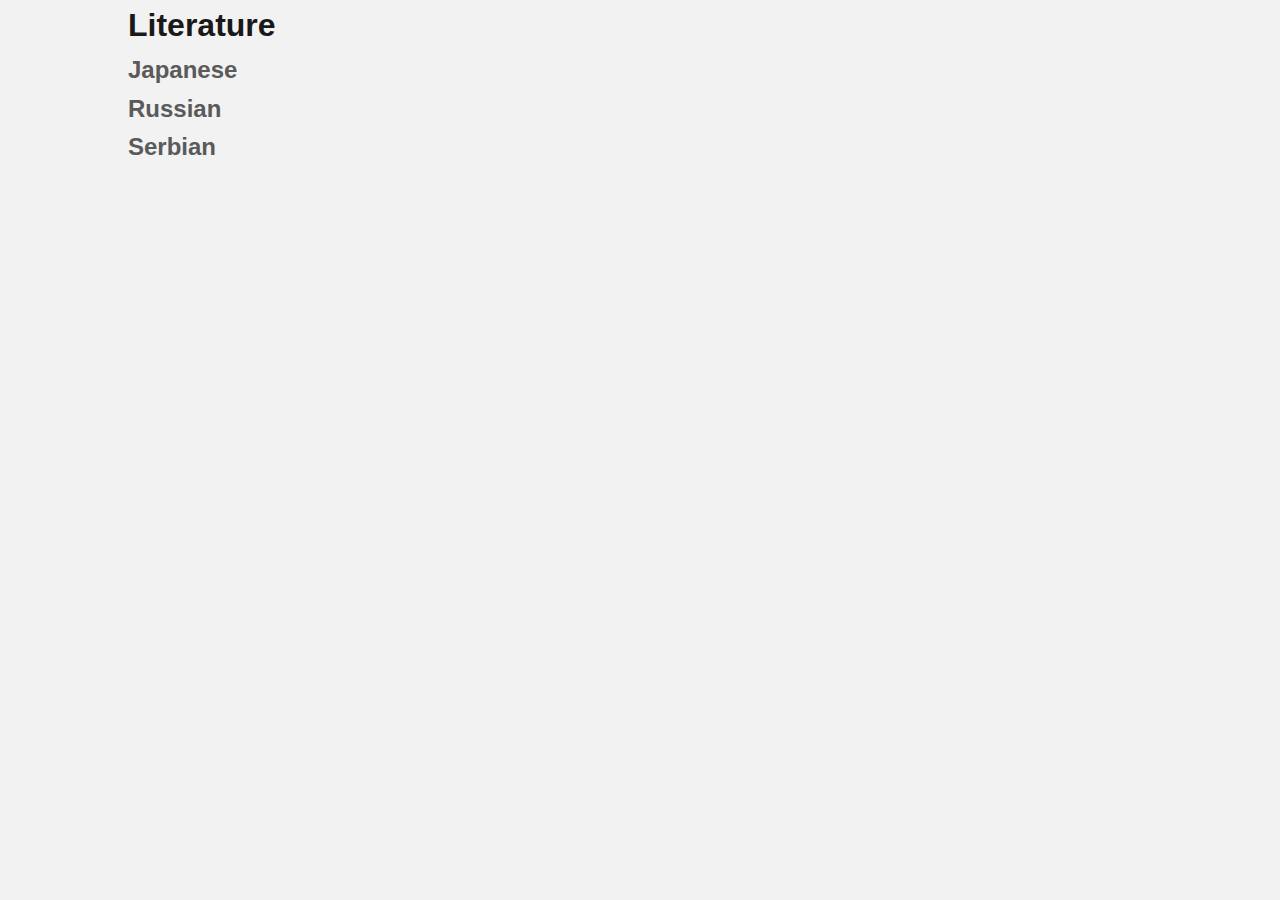
<file: Literature/index.html>
<html lang="en">
  
     <head>
<meta charset="UTF-8">
<meta name="viewport" content="width=device-width, initial-scale=1"> 
<title>Literature</title>
<link rel="stylesheet" href="styleindex.css">
<link rel="shortcut icon" href="https://s26162.pcdn.co/wp-content/uploads/2015/04/favicon.ico">
</head>
  
  <body>
    
   <div class="container"> 
<span id="titlespan">  <h1 id="title">Literature</h1> </span>  

  <ul class="navigation">


<li  id="visible"> <h2> Japanese</h2>  
    <ul class="sub-menu" id="hidden">
        <li id="menu-item-1"><a href="Japanese/modern-literature.html"> Modern Literature </a></li>
        <li id="menu-item-3"><a href="Japanese/taisho-period.html.html"> Taisho period </a></li>
        <li id="menu-item-2"><a href="Japanese/heian-period.html"> Heian-period </a></li>
    </ul>
</li>

<li  id="visible"> <h2> Russian</h2>   

    <ul class="sub-menu" id="hidden">
        <li id="menu-item-1"><a href="Russian/modern-literature.html"> Modern </a></li>
        <li id="menu-item-3"><a href="Russian/later-soviet-era.html"> Later Soviet era </a></li>
        <li id="menu-item-2"><a href="Russian/silver-age.html"> Silver age </a></li>
    </ul>

</li>

<li id="visible"> 
    <h2> Serbian</h2>  
    <ul class="sub-menu" id="hidden">
        <li id="menu-item-1"><a href="Serbian/contemporary.html"> Contemporary </a></li>
        <li id="menu-item-3"><a href="Serbian/modern-literature.html"> Modern Literature </a></li>
        <li id="menu-item-2"><a href="Serbian/romanticism.html"> Romanticism </a></li>
    </ul>
</li>


</div>

    </body>
</file>
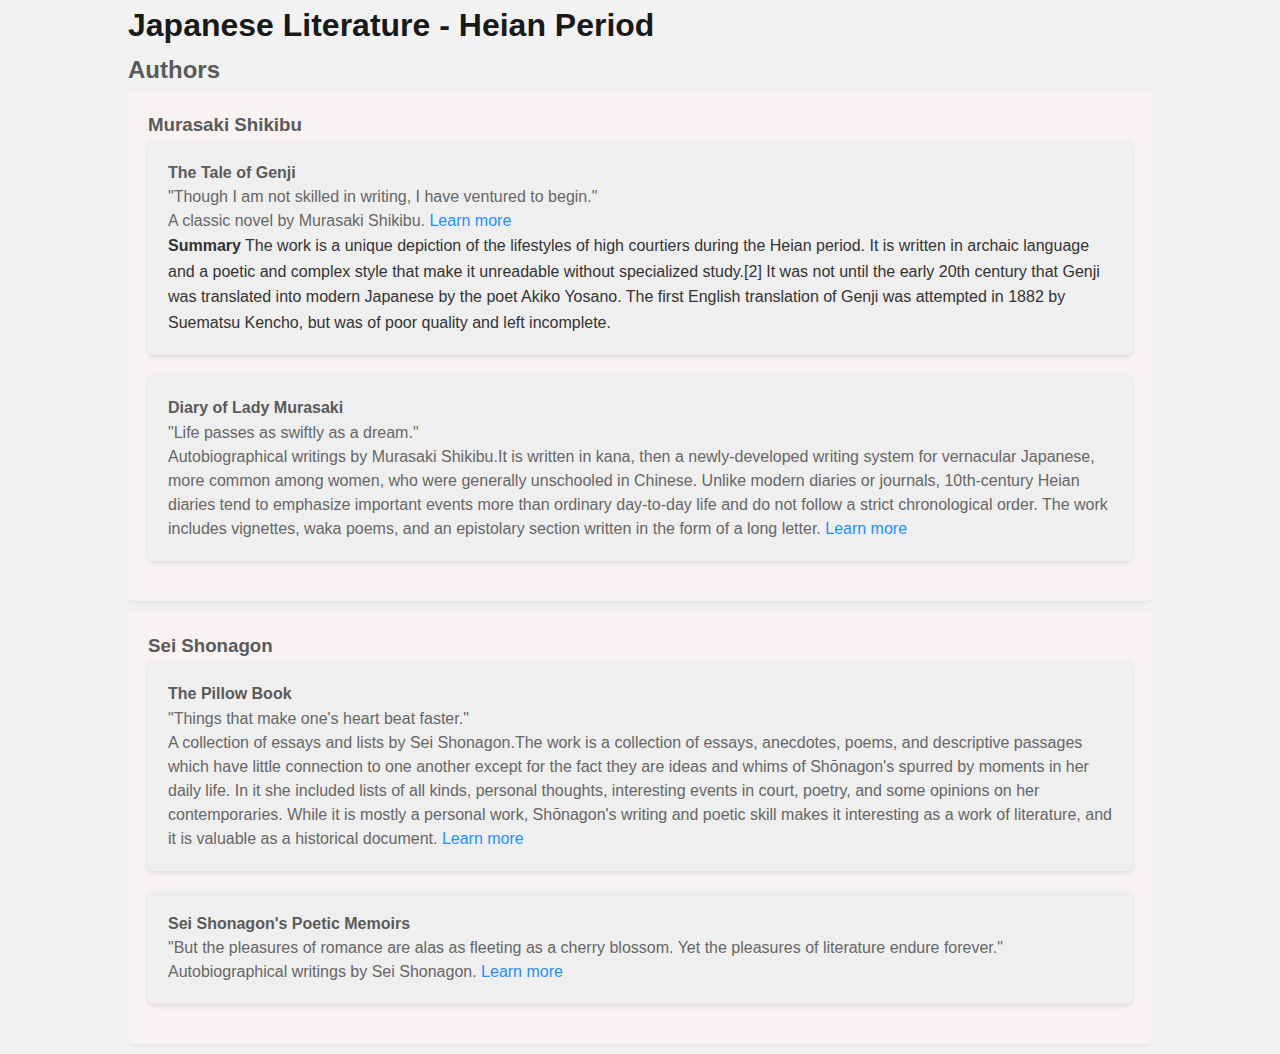
<file: Literature/Japanese/heian-period.html>
<!DOCTYPE html>
<html lang="en">

<head>
    <meta charset="UTF-8">
    <meta name="viewport" content="width=device-width, initial-scale=1.0">
    <title>Japanese Literature - Heian Period</title>
    <link rel="stylesheet" href="../styleindex.css"> 
    <link rel="shortcut icon" href="https://s26162.pcdn.co/wp-content/uploads/2015/04/favicon.ico">
</head>

<body>

    <div class="container">
    <h1>Japanese Literature - Heian Period</h1>

    <h2>Authors</h2>

    <div class="author">
        <h3>Murasaki Shikibu</h3>
        <div class="book">
            <h4>The Tale of Genji</h4>
            <p>"Though I am not skilled in writing, I have ventured to begin."</p>
            <p>A classic novel by Murasaki Shikibu. <a href="https://en.wikipedia.org/wiki/The_Tale_of_Genji"
                    target="_blank">Learn more</a></p>
            <span> <b>Summary</b>
                The work is a unique depiction of the lifestyles of high courtiers during the Heian period. It is
                written in archaic language and a poetic and complex style that make it unreadable without specialized
                study.[2] It was not until the early 20th century that Genji was translated into modern Japanese by the
                poet Akiko Yosano. The first English translation of Genji was attempted in 1882 by Suematsu Kencho, but
                was of poor quality and left incomplete.
            </span>
        </div>
        <div class="book">
            <h4>Diary of Lady Murasaki</h4>
            <p>"Life passes as swiftly as a dream."</p>
            <p>Autobiographical writings by Murasaki Shikibu.It is written in kana, then a newly-developed writing
                system for vernacular Japanese, more common among women, who were generally unschooled in Chinese.
                Unlike modern diaries or journals, 10th-century Heian diaries tend to emphasize important events more
                than ordinary day-to-day life and do not follow a strict chronological order. The work includes
                vignettes, waka poems, and an epistolary section written in the form of a long letter. <a
                    href="https://en.wikipedia.org/wiki/Diary_of_Lady_Murasaki" target="_blank">Learn more</a></p>
        </div>
    </div>
    <div class="author">
        <h3>Sei Shonagon</h3>

        <div class="book">
            <h4>The Pillow Book</h4>
            <p>"Things that make one's heart beat faster."</p>
            <p>A collection of essays and lists by Sei Shonagon.The work is a collection of essays, anecdotes, poems,
                and descriptive passages which have little connection to one another except for the fact they are ideas
                and whims of Shōnagon's spurred by moments in her daily life. In it she included lists of all kinds,
                personal thoughts, interesting events in court, poetry, and some opinions on her contemporaries. While
                it is mostly a personal work, Shōnagon's writing and poetic skill makes it interesting as a work of
                literature, and it is valuable as a historical document. <a
                    href="https://en.wikipedia.org/wiki/The_Pillow_Book" target="_blank">Learn more</a></p>
        </div>

        <div class="book">
            <h4>Sei Shonagon's Poetic Memoirs</h4>
            <p>"But the pleasures of romance are alas as fleeting as a cherry blossom. Yet the pleasures of literature
                endure forever."</p>
            <p>Autobiographical writings by Sei Shonagon. <a href="https://en.wikipedia.org/wiki/Sei_Sh%C5%8Dnagon"
                    target="_blank">Learn more</a></p>
        </div>

    </div>








    </div>
</body>

</html>
</file>
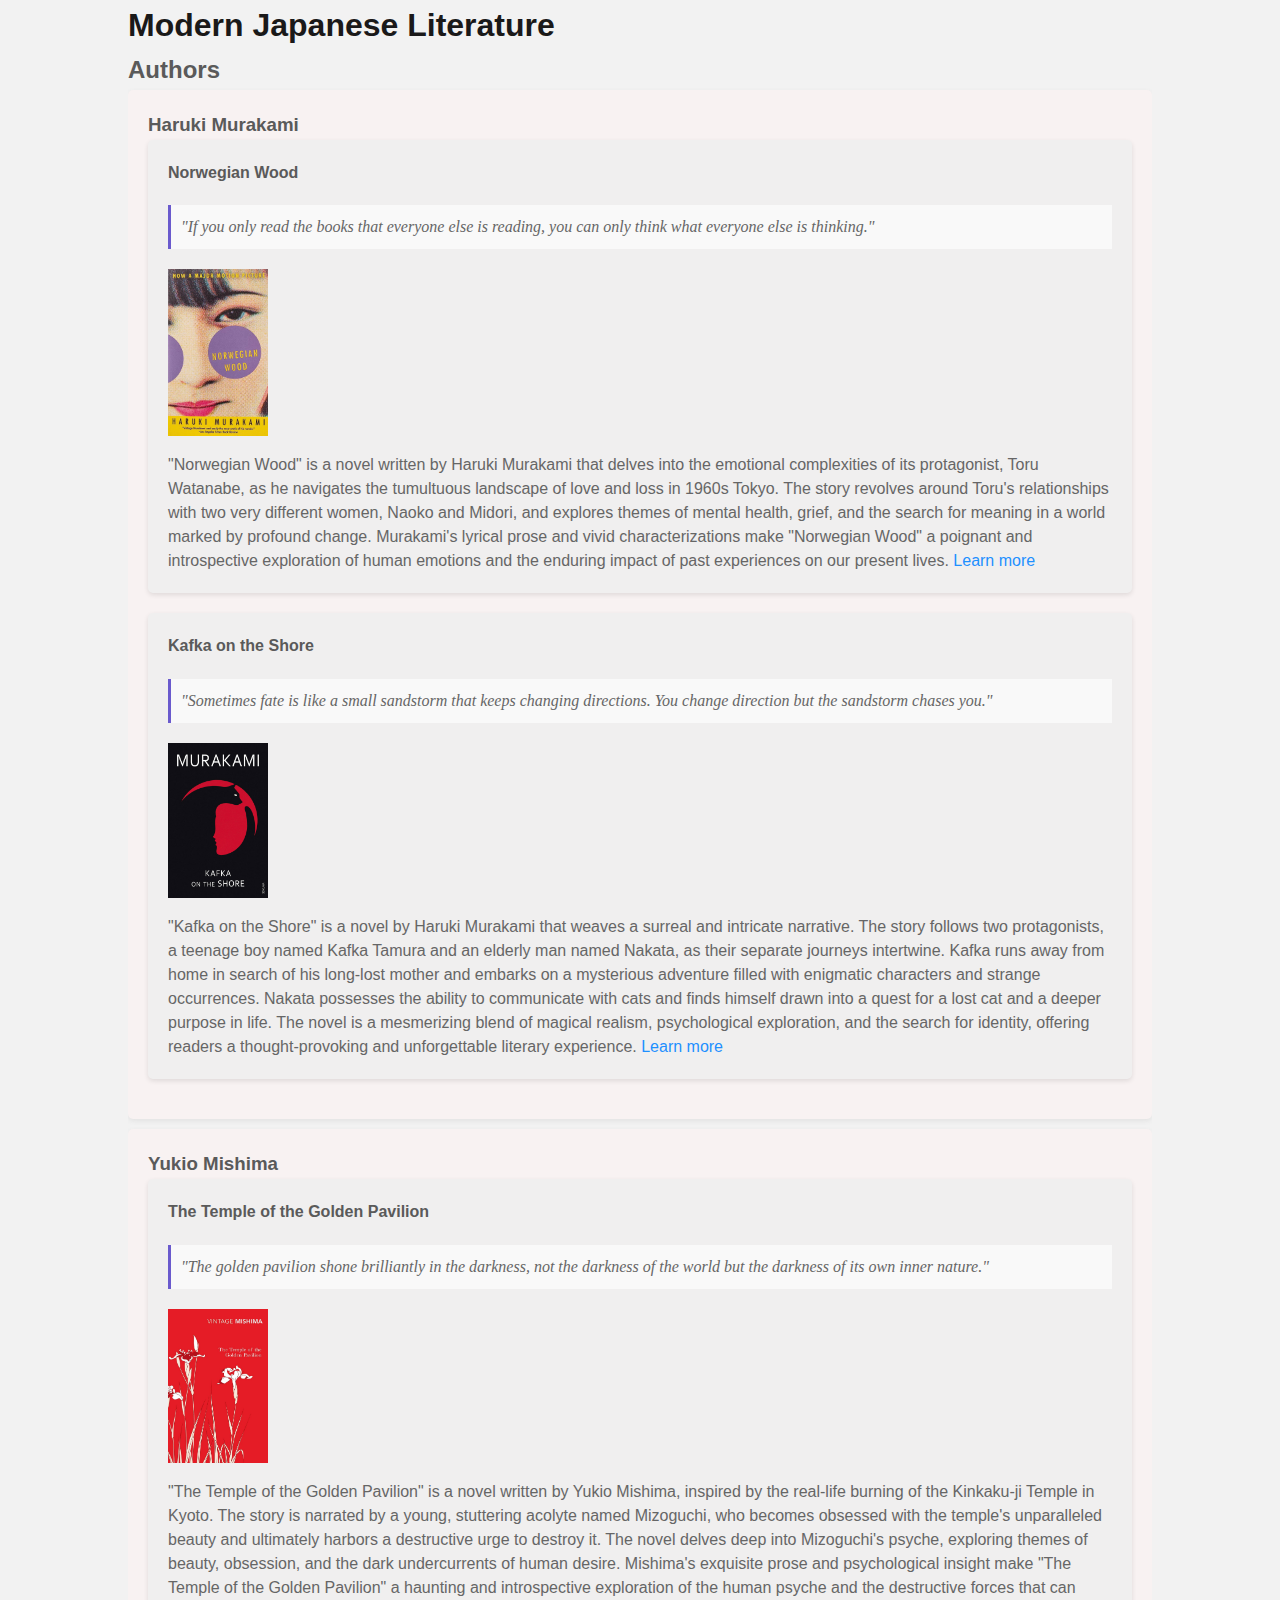
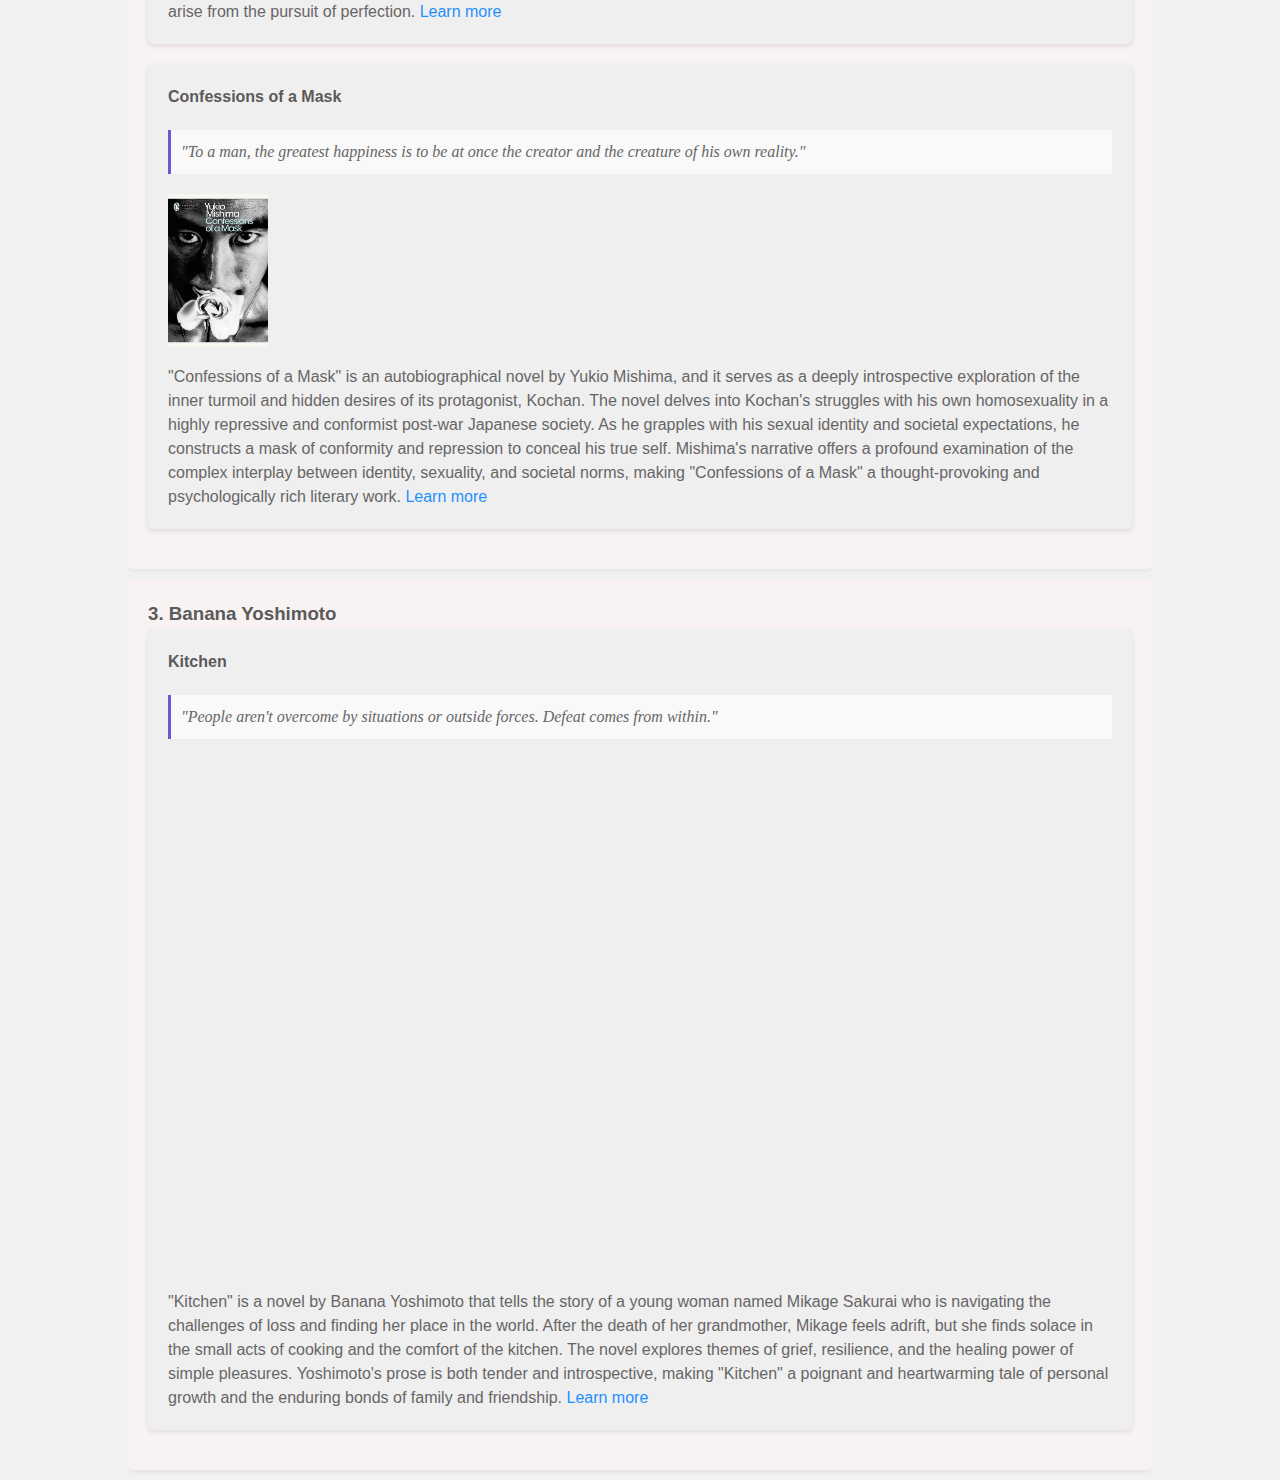
<file: Literature/Japanese/modern-literature.html>
<!DOCTYPE html>
<html lang="en">

<head>
    <meta charset="UTF-8">
    <meta name="viewport" content="width=device-width, initial-scale=1.0">
    <title>Modern Japanese Literature</title>
    <link rel="stylesheet" href="../styleindex.css">
    <link rel="shortcut icon" href="https://s26162.pcdn.co/wp-content/uploads/2015/04/favicon.ico">
</head>

<body>

    <div class="container">
        <h1>Modern Japanese Literature</h1>


        <h2>Authors</h2>

        <div class="author">
            <h3>Haruki Murakami</h3>
            <div class="book">
                <h4>Norwegian Wood</h4>
                <blockquote class="book-quote">
                <p>"If you only read the books that everyone else is reading, you can only think what everyone else is
                    thinking."</p>
                </blockquote >

                <img class="book-image" src="book1-cover.jpg" alt="Norwegian Wood">

                <p>"Norwegian Wood" is a novel written by Haruki Murakami that delves into the emotional complexities of
                    its protagonist, Toru Watanabe, as he navigates the tumultuous landscape of love and loss in 1960s
                    Tokyo. The story revolves around Toru's relationships with two very different women, Naoko and
                    Midori, and explores themes of mental health, grief, and the search for meaning in a world marked by
                    profound change. Murakami's lyrical prose and vivid characterizations make "Norwegian Wood" a
                    poignant and introspective exploration of human emotions and the enduring impact of past experiences
                    on our present lives. <a href="https://en.wikipedia.org/wiki/Norwegian_Wood_(novel)"
                        target="_blank">Learn more</a></p>
            </div>
            <div class="book">
                <h4>Kafka on the Shore</h4>
                <blockquote class="book-quote">
                <p>"Sometimes fate is like a small sandstorm that keeps changing directions. You change direction but
                    the sandstorm chases you."</p>
                </blockquote >
                <img class="book-image" src="book2-cover.jpg" alt="Kafka on the Shore">

                <p>"Kafka on the Shore" is a novel by Haruki Murakami that weaves a surreal and intricate narrative. The
                    story follows two protagonists, a teenage boy named Kafka Tamura and an elderly man named Nakata, as
                    their separate journeys intertwine. Kafka runs away from home in search of his long-lost mother and
                    embarks on a mysterious adventure filled with enigmatic characters and strange occurrences. Nakata
                    possesses the ability to communicate with cats and finds himself drawn into a quest for a lost cat
                    and a deeper purpose in life. The novel is a mesmerizing blend of magical realism, psychological
                    exploration, and the search for identity, offering readers a thought-provoking and unforgettable
                    literary experience. <a href="https://en.wikipedia.org/wiki/Kafka_on_the_Shore"
                        target="_blank">Learn more</a></p>
            </div>
        </div>

        <div class="author">
            <h3>Yukio Mishima</h3>
            <div class="book">
                <h4>The Temple of the Golden Pavilion</h4>
                <blockquote class="book-quote">
                <p>"The golden pavilion shone brilliantly in the darkness, not the darkness of the world but the
                    darkness of its own inner nature."</p>
                </blockquote >
                <img class="book-image" src="book3-cover.jpg" alt="The Temple of the Golden Pavilion">
                <p>"The Temple of the Golden Pavilion" is a novel written by Yukio Mishima, inspired by the real-life
                    burning of the Kinkaku-ji Temple in Kyoto. The story is narrated by a young, stuttering acolyte
                    named Mizoguchi, who becomes obsessed with the temple's unparalleled beauty and ultimately harbors a
                    destructive urge to destroy it. The novel delves deep into Mizoguchi's psyche, exploring themes of
                    beauty, obsession, and the dark undercurrents of human desire. Mishima's exquisite prose and
                    psychological insight make "The Temple of the Golden Pavilion" a haunting and introspective
                    exploration of the human psyche and the destructive forces that can arise from the pursuit of
                    perfection. <a href="https://en.wikipedia.org/wiki/The_Temple_of_the_Golden_Pavilion"
                        target="_blank">Learn more</a></p>
            </div>
            <div class="book">
                <h4>Confessions of a Mask</h4>
                <blockquote class="book-quote">
                <p>"To a man, the greatest happiness is to be at once the creator and the creature of his own reality."
                </p>
            </blockquote >
            <img class="book-image" src="book4-cover.jpg" alt="Confessions of a Mask">
                <p>"Confessions of a Mask" is an autobiographical novel by Yukio Mishima, and it serves as a deeply
                    introspective exploration of the inner turmoil and hidden desires of its protagonist, Kochan. The
                    novel delves into Kochan's struggles with his own homosexuality in a highly repressive and
                    conformist post-war Japanese society. As he grapples with his sexual identity and societal
                    expectations, he constructs a mask of conformity and repression to conceal his true self. Mishima's
                    narrative offers a profound examination of the complex interplay between identity, sexuality, and
                    societal norms, making "Confessions of a Mask" a thought-provoking and psychologically rich literary
                    work. <a href="https://en.wikipedia.org/wiki/Confessions_of_a_Mask" target="_blank">Learn more</a>
                </p>
            </div>
        </div>


        <div class="author">
            <h3>3. Banana Yoshimoto</h3>
            <div class="book">
                <h4>Kitchen</h4>
                <blockquote class="book-quote">
                <p>"People aren't overcome by situations or outside forces. Defeat comes from within."</p>
            </blockquote >

            <div class="video-container">
                <iframe width="560" height="315" src="https://www.youtube.com/embed/ieIrw1xf0MU" title="YouTube video player" frameborder="0" allow="accelerometer; autoplay; encrypted-media; gyroscope; picture-in-picture" allowfullscreen></iframe>
              </div>

                <p id="txtvideo"> "Kitchen" is a novel by Banana Yoshimoto that tells the story of a young woman named Mikage Sakurai
                    who is navigating the challenges of loss and finding her place in the world. After the death of her
                    grandmother, Mikage feels adrift, but she finds solace in the small acts of cooking and the comfort
                    of the kitchen. The novel explores themes of grief, resilience, and the healing power of simple
                    pleasures. Yoshimoto's prose is both tender and introspective, making "Kitchen" a poignant and
                    heartwarming tale of personal growth and the enduring bonds of family and friendship. <a
                        href="https://en.wikipedia.org/wiki/Kitchen_(novel)" target="_blank">Learn more</a></p>
            </div>
        </div>

    </div>

</body>

</html>
</file>
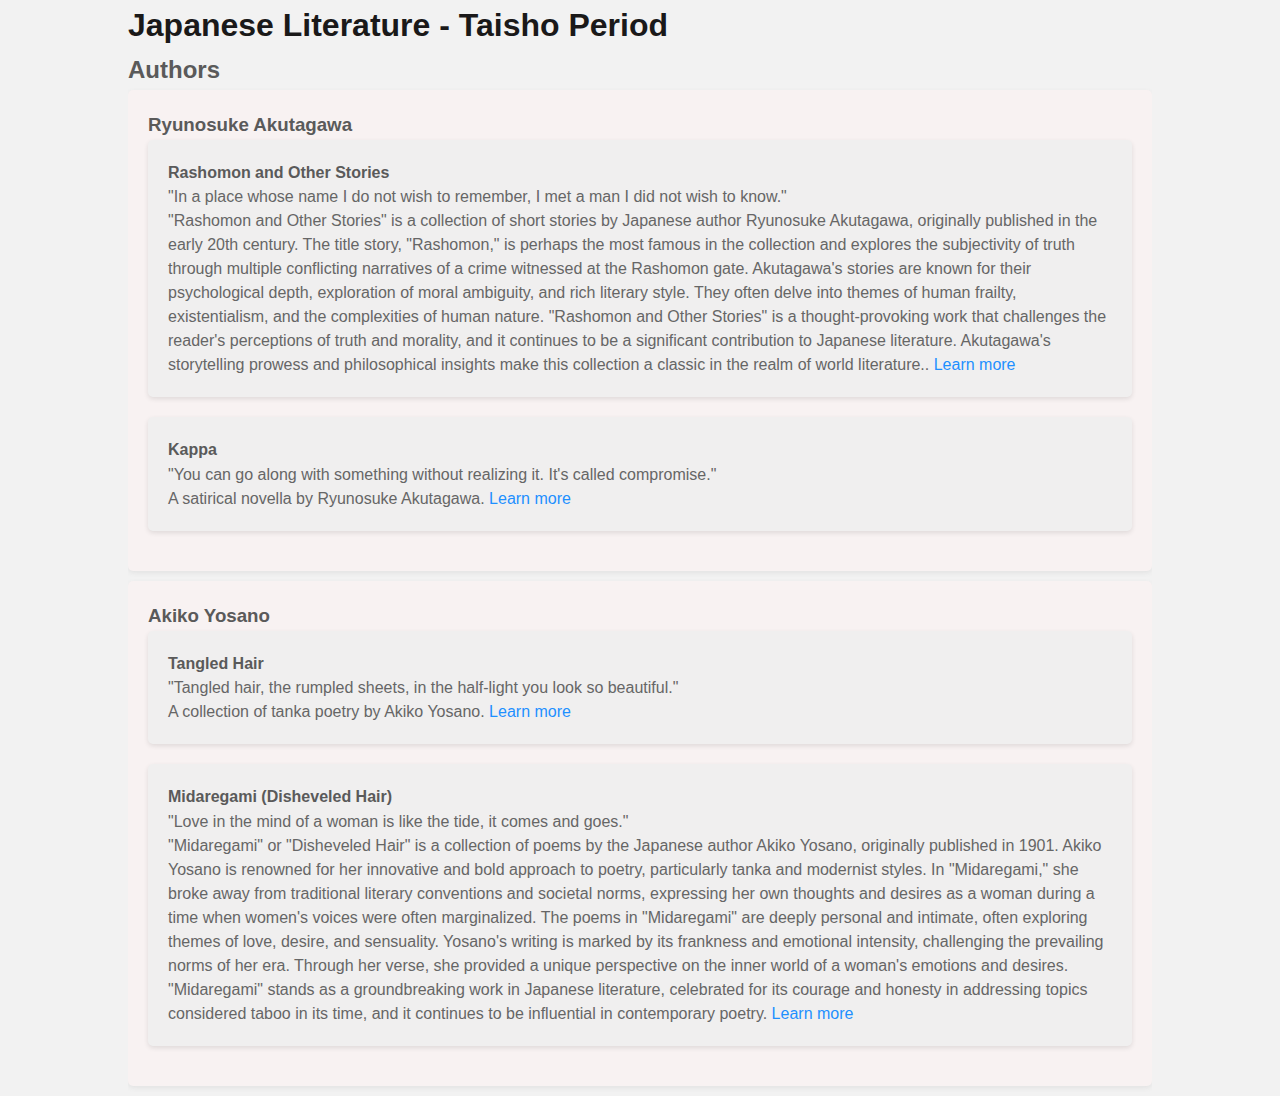
<file: Literature/Japanese/taisho-period.html.html>
<!DOCTYPE html>
<html lang="en">

<head>
    <meta charset="UTF-8">
    <meta name="viewport" content="width=device-width, initial-scale=1.0">
    <title>Japanese Literature - Taisho Period</title>
    <link rel="stylesheet" href="../styleindex.css">
    <link rel="shortcut icon" href="https://s26162.pcdn.co/wp-content/uploads/2015/04/favicon.ico">
</head>

<body>
    <div class="container">
        <h1>Japanese Literature - Taisho Period</h1>

        <h2>Authors</h2>

        <div class="author">
            <h3>Ryunosuke Akutagawa</h3>
            <div class="book">
                <h4>Rashomon and Other Stories</h4>
                <p>"In a place whose name I do not wish to remember, I met a man I did not wish to know."</p>
                <p>
                    "Rashomon and Other Stories" is a collection of short stories by Japanese author Ryunosuke
                    Akutagawa,
                    originally published in the early 20th century. The title story, "Rashomon," is perhaps the most
                    famous in
                    the collection and explores the subjectivity of truth through multiple conflicting narratives of a
                    crime
                    witnessed at the Rashomon gate.

                    Akutagawa's stories are known for their psychological depth, exploration of moral ambiguity, and
                    rich
                    literary style. They often delve into themes of human frailty, existentialism, and the complexities
                    of human
                    nature. "Rashomon and Other Stories" is a thought-provoking work that challenges the reader's
                    perceptions of
                    truth and morality, and it continues to be a significant contribution to Japanese literature.
                    Akutagawa's
                    storytelling prowess and philosophical insights make this collection a classic in the realm of world
                    literature.. <a href="https://en.wikipedia.org/wiki/Rashomon_and_Other_Stories"
                        target="_blank">Learn
                        more</a></p>
            </div>
            <div class="book">
                <h4>Kappa</h4>
                <p>"You can go along with something without realizing it. It's called compromise."</p>
                <p>A satirical novella by Ryunosuke Akutagawa. <a href="https://en.wikipedia.org/wiki/Kappa_(novel)"
                        target="_blank">Learn more</a></p>
            </div>

        </div>

        <div class="author">
            <h3>Akiko Yosano</h3>
            <div class="book">
                <h4>Tangled Hair</h4>
                <p>"Tangled hair, the rumpled sheets, in the half-light you look so beautiful."</p>
                <p>A collection of tanka poetry by Akiko Yosano. <a href="https://en.wikipedia.org/wiki/Akiko_Yosano"
                        target="_blank">Learn more</a></p>
            </div>
            <div class="book">
                <h4>Midaregami (Disheveled Hair)</h4>
                <p>"Love in the mind of a woman is like the tide, it comes and goes."</p>
                <p>"Midaregami" or "Disheveled Hair" is a collection of poems by the Japanese author Akiko Yosano,
                    originally
                    published in 1901. Akiko Yosano is renowned for her innovative and bold approach to poetry,
                    particularly
                    tanka and modernist styles. In "Midaregami," she broke away from traditional literary conventions
                    and
                    societal norms, expressing her own thoughts and desires as a woman during a time when women's voices
                    were
                    often marginalized.

                    The poems in "Midaregami" are deeply personal and intimate, often exploring themes of love, desire,
                    and
                    sensuality. Yosano's writing is marked by its frankness and emotional intensity, challenging the
                    prevailing
                    norms of her era. Through her verse, she provided a unique perspective on the inner world of a
                    woman's
                    emotions and desires. "Midaregami" stands as a groundbreaking work in Japanese literature,
                    celebrated for
                    its courage and honesty in addressing topics considered taboo in its time, and it continues to be
                    influential in contemporary poetry. <a href="https://en.wikipedia.org/wiki/Midaregami"
                        target="_blank">Learn
                        more</a></p>
            </div>

        </div>

    </div>
</body>

</html>
</file>
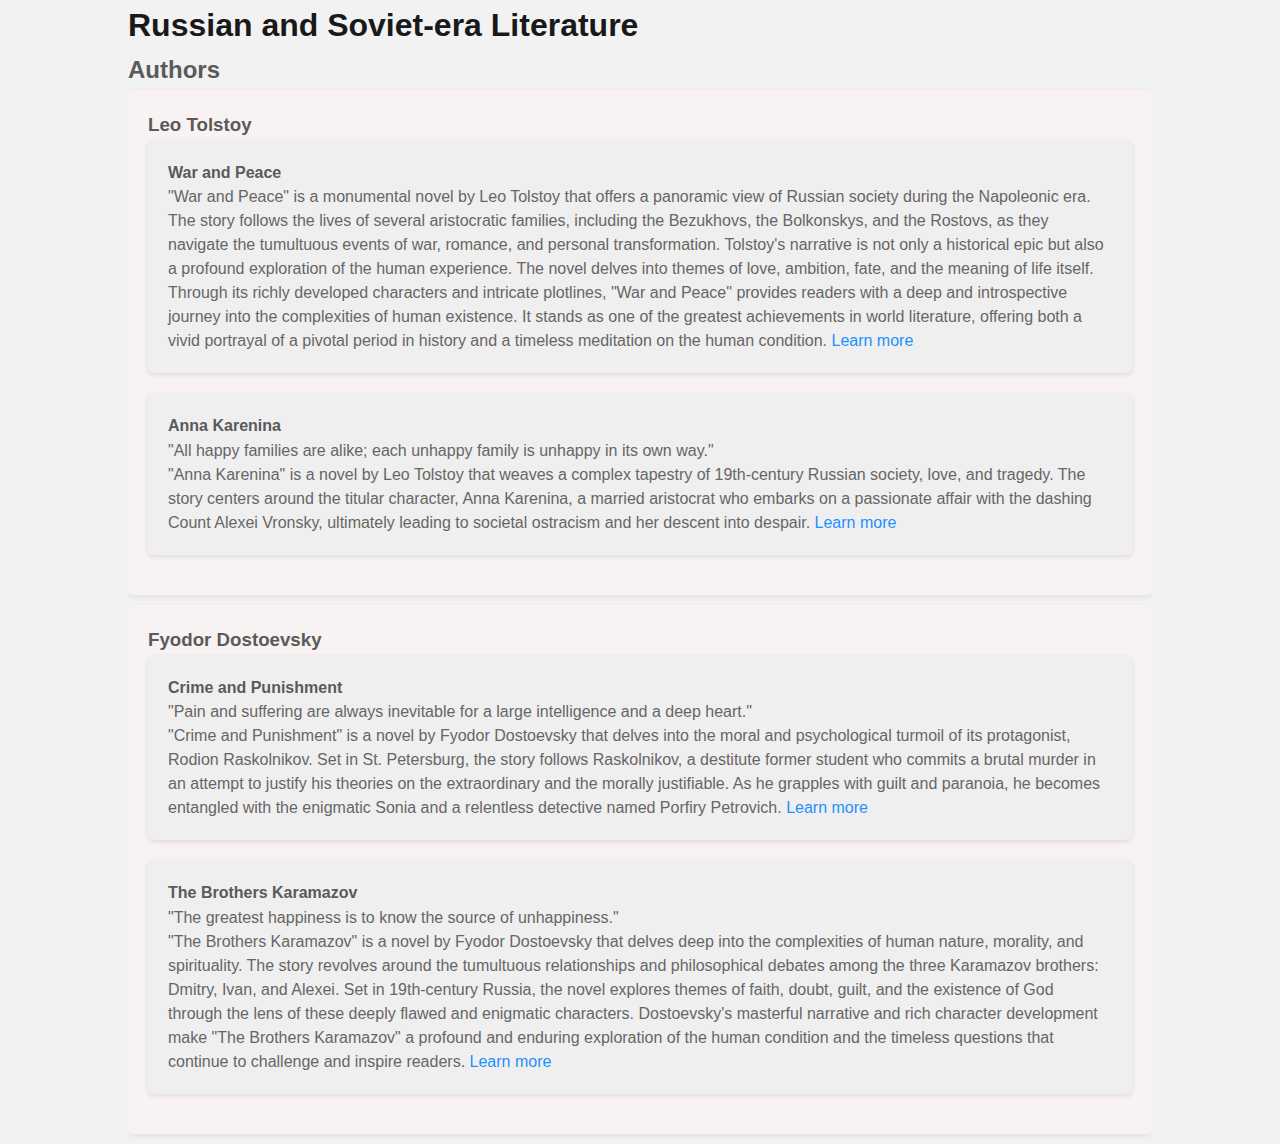
<file: Literature/Russian/later-soviet-era.html>
<!DOCTYPE html>
<html lang="en">
<head>
    <meta charset="UTF-8">
    <meta name="viewport" content="width=device-width, initial-scale=1.0">
    <title>Russian and Soviet-era Literature</title>
    <link rel="stylesheet" href="../styleindex.css"> 
    <link rel="shortcut icon" href="https://s26162.pcdn.co/wp-content/uploads/2015/04/favicon.ico">
</head>
<body>
    <div class="container">
    <h1>Russian and Soviet-era Literature</h1>
    
    <h2>Authors</h2>
    <div class="author">
            <h3>Leo Tolstoy</h3>
            <div class="book">
                    <h4>War and Peace</h4>
                    <p>"War and Peace" is a monumental novel by Leo Tolstoy that offers a panoramic view of Russian society during the Napoleonic era. The story follows the lives of several aristocratic families, including the Bezukhovs, the Bolkonskys, and the Rostovs, as they navigate the tumultuous events of war, romance, and personal transformation.

                        Tolstoy's narrative is not only a historical epic but also a profound exploration of the human experience. The novel delves into themes of love, ambition, fate, and the meaning of life itself. Through its richly developed characters and intricate plotlines, "War and Peace" provides readers with a deep and introspective journey into the complexities of human existence. It stands as one of the greatest achievements in world literature, offering both a vivid portrayal of a pivotal period in history and a timeless meditation on the human condition. <a href="https://en.wikipedia.org/wiki/War_and_Peace" target="_blank">Learn more</a></p>
                    </div>
                     <div class="book">
                    <h4>Anna Karenina</h4>
                    <p>"All happy families are alike; each unhappy family is unhappy in its own way."</p>
                    <p>"Anna Karenina" is a novel by Leo Tolstoy that weaves a complex tapestry of 19th-century Russian society, love, and tragedy. The story centers around the titular character, Anna Karenina, a married aristocrat who embarks on a passionate affair with the dashing Count Alexei Vronsky, ultimately leading to societal ostracism and her descent into despair. <a href="https://en.wikipedia.org/wiki/Anna_Karenina" target="_blank">Learn more</a></p>
                </div>
            </div>
                    
                    <div class="author">
            <h3>Fyodor Dostoevsky</h3>
            <div class="book">
                    <h4>Crime and Punishment</h4>
                    <p>"Pain and suffering are always inevitable for a large intelligence and a deep heart."</p>
                    <p>"Crime and Punishment" is a novel by Fyodor Dostoevsky that delves into the moral and psychological turmoil of its protagonist, Rodion Raskolnikov. Set in St. Petersburg, the story follows Raskolnikov, a destitute former student who commits a brutal murder in an attempt to justify his theories on the extraordinary and the morally justifiable. As he grapples with guilt and paranoia, he becomes entangled with the enigmatic Sonia and a relentless detective named Porfiry Petrovich. <a href="https://en.wikipedia.org/wiki/Crime_and_Punishment" target="_blank">Learn more</a></p>
                </div>
                    <div class="book">
                    <h4>The Brothers Karamazov</h4>
                    <p>"The greatest happiness is to know the source of unhappiness."</p>
                    <p>"The Brothers Karamazov" is a novel by Fyodor Dostoevsky that delves deep into the complexities of human nature, morality, and spirituality. The story revolves around the tumultuous relationships and philosophical debates among the three Karamazov brothers: Dmitry, Ivan, and Alexei. Set in 19th-century Russia, the novel explores themes of faith, doubt, guilt, and the existence of God through the lens of these deeply flawed and enigmatic characters. Dostoevsky's masterful narrative and rich character development make "The Brothers Karamazov" a profound and enduring exploration of the human condition and the timeless questions that continue to challenge and inspire readers. <a href="https://en.wikipedia.org/wiki/The_Brothers_Karamazov" target="_blank">Learn more</a></p>
                </div>
            </div>


            </div>
</body>
</html>
</file>
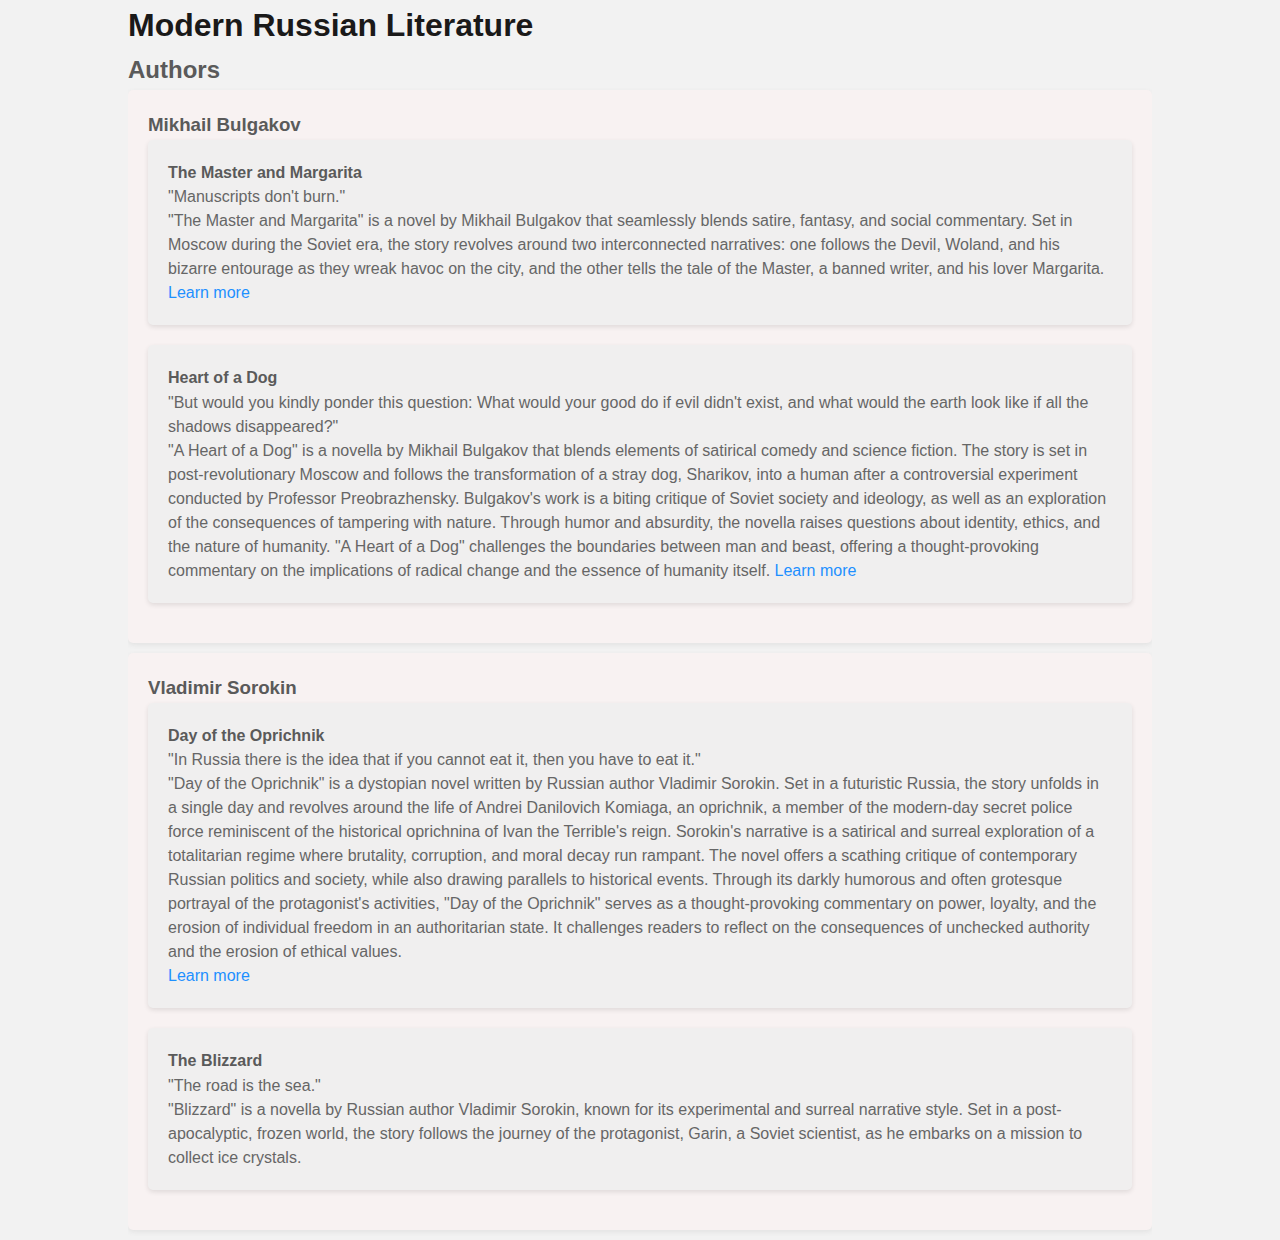
<file: Literature/Russian/modern-literature.html>
<!DOCTYPE html>
<html lang="en">
<head>
    <meta charset="UTF-8">
    <meta name="viewport" content="width=device-width, initial-scale=1.0">
    <title>Modern Russian Literature</title>
    <link rel="stylesheet" href="../styleindex.css"> 
    <link rel="shortcut icon" href="https://s26162.pcdn.co/wp-content/uploads/2015/04/favicon.ico">
</head>
<body>
    <div class="container">
    <h1>Modern Russian Literature</h1>
    
    <h2>Authors</h2>
    <div class="author">
            <h3>Mikhail Bulgakov</h3>
            <div class="book">
                    <h4>The Master and Margarita</h4>
                    <p>"Manuscripts don't burn."</p>
                    <p>"The Master and Margarita" is a novel by Mikhail Bulgakov that seamlessly blends satire, fantasy, and social commentary. Set in Moscow during the Soviet era, the story revolves around two interconnected narratives: one follows the Devil, Woland, and his bizarre entourage as they wreak havoc on the city, and the other tells the tale of the Master, a banned writer, and his lover Margarita. <a href="https://en.wikipedia.org/wiki/The_Master_and_Margarita" target="_blank">Learn more</a></p>
                </div> <div class="book">
                    <h4>Heart of a Dog</h4>
                    <p>"But would you kindly ponder this question: What would your good do if evil didn't exist, and what would the earth look like if all the shadows disappeared?"</p>
                    <p>"A Heart of a Dog" is a novella by Mikhail Bulgakov that blends elements of satirical comedy and science fiction. The story is set in post-revolutionary Moscow and follows the transformation of a stray dog, Sharikov, into a human after a controversial experiment conducted by Professor Preobrazhensky.

                        Bulgakov's work is a biting critique of Soviet society and ideology, as well as an exploration of the consequences of tampering with nature. Through humor and absurdity, the novella raises questions about identity, ethics, and the nature of humanity. "A Heart of a Dog" challenges the boundaries between man and beast, offering a thought-provoking commentary on the implications of radical change and the essence of humanity itself. <a href="https://en.wikipedia.org/wiki/Heart_of_a_Dog" target="_blank">Learn more</a></p>
                    </div>
                    </div>  
                        <div class="author">
            <h3>Vladimir Sorokin</h3>
            <div class="book">
                    <h4>Day of the Oprichnik</h4>
                    <p>"In Russia there is the idea that if you cannot eat it, then you have to eat it."</p>
                    <p>"Day of the Oprichnik" is a dystopian novel written by Russian author Vladimir Sorokin. Set in a futuristic Russia, the story unfolds in a single day and revolves around the life of Andrei Danilovich Komiaga, an oprichnik, a member of the modern-day secret police force reminiscent of the historical oprichnina of Ivan the Terrible's reign.

                        Sorokin's narrative is a satirical and surreal exploration of a totalitarian regime where brutality, corruption, and moral decay run rampant. The novel offers a scathing critique of contemporary Russian politics and society, while also drawing parallels to historical events. Through its darkly humorous and often grotesque portrayal of the protagonist's activities, "Day of the Oprichnik" serves as a thought-provoking commentary on power, loyalty, and the erosion of individual freedom in an authoritarian state. It challenges readers to reflect on the consequences of unchecked authority and the erosion of ethical values. <br> <a href="https://en.wikipedia.org/wiki/Day_of_the_Oprichnik" target="_blank">Learn more</a></p>
                    </div><div class="book">
                    <h4>The Blizzard</h4>
                    <p>"The road is the sea."</p>
                    <p>"Blizzard" is a novella by Russian author Vladimir Sorokin, known for its experimental and surreal narrative style. Set in a post-apocalyptic, frozen world, the story follows the journey of the protagonist, Garin, a Soviet scientist, as he embarks on a mission to collect ice crystals.
                    </div>  
                    </div>         
                    </div>    
</body>
</html>
</file>
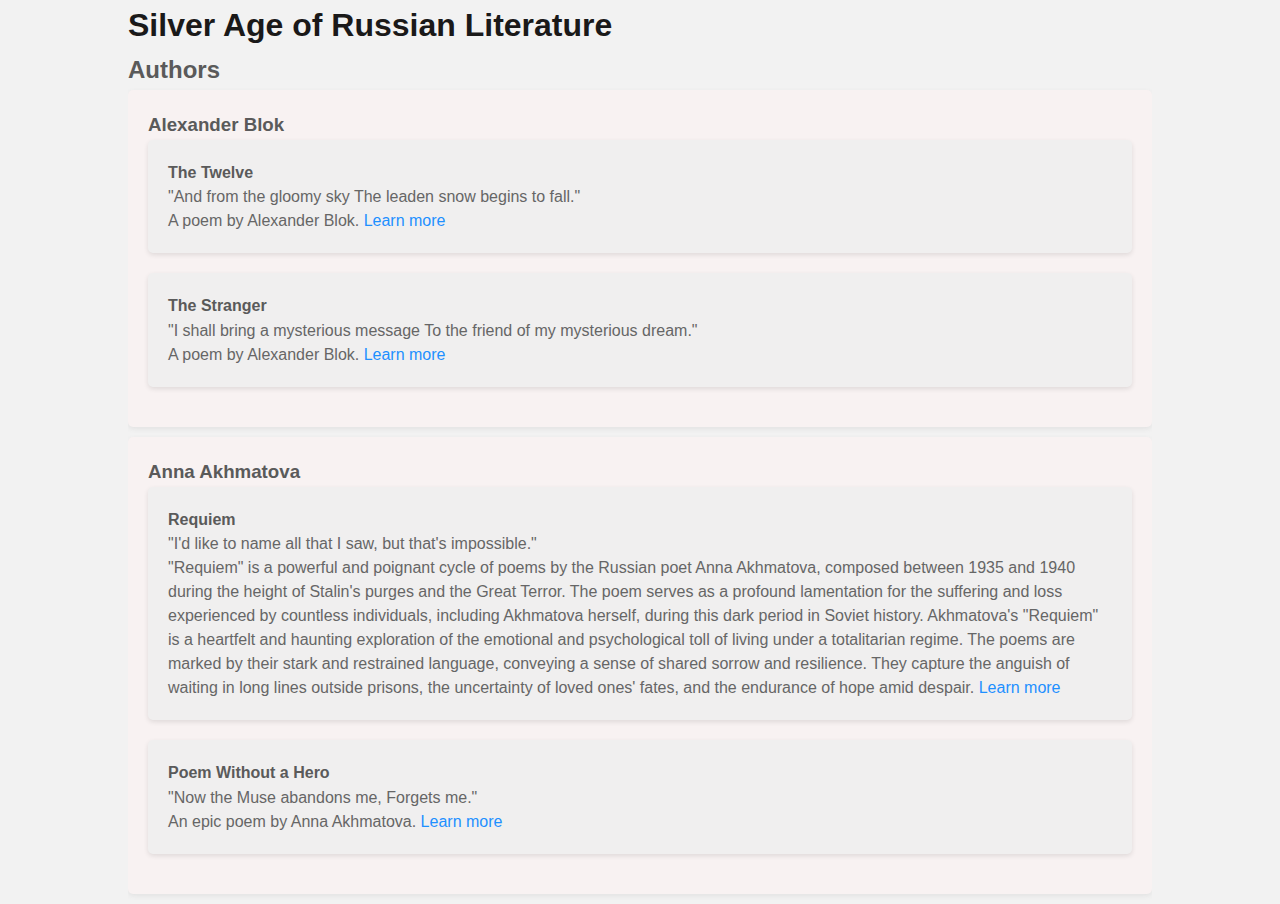
<file: Literature/Russian/silver-age.html>
<!DOCTYPE html>
<html lang="en">
<head>
    <meta charset="UTF-8">
    <meta name="viewport" content="width=device-width, initial-scale=1.0">
    <title>Silver Age of Russian Literature</title>
    <link rel="stylesheet" href="../styleindex.css"> 
    <link rel="shortcut icon" href="https://s26162.pcdn.co/wp-content/uploads/2015/04/favicon.ico">
</head>
<body>
    <div class="container">
    <h1>Silver Age of Russian Literature</h1>
    
    <h2>Authors</h2>
    <div class="author">
            <h3>Alexander Blok</h3>
            <div class="book">
                    <h4>The Twelve</h4>
                    <p>"And from the gloomy sky The leaden snow begins to fall."</p>
                    <p>A poem by Alexander Blok. <a href="https://en.wikipedia.org/wiki/The_Twelve_(Blok)" target="_blank">Learn more</a></p>
                </div>  <div class="book">
                    <h4>The Stranger</h4>
                    <p>"I shall bring a mysterious message To the friend of my mysterious dream."</p>
                    <p>A poem by Alexander Blok. <a href="https://en.wikipedia.org/wiki/Aleksandr_Blok" target="_blank">Learn more</a></p>
                </div>  
            </div>  
                
                <div class="author">
            <h3>Anna Akhmatova</h3>
            <div class="book">
                    <h4>Requiem</h4>
                    <p>"I'd like to name all that I saw, but that's impossible."</p>
                    <p>"Requiem" is a powerful and poignant cycle of poems by the Russian poet Anna Akhmatova, composed between 1935 and 1940 during the height of Stalin's purges and the Great Terror. The poem serves as a profound lamentation for the suffering and loss experienced by countless individuals, including Akhmatova herself, during this dark period in Soviet history.

                        Akhmatova's "Requiem" is a heartfelt and haunting exploration of the emotional and psychological toll of living under a totalitarian regime. The poems are marked by their stark and restrained language, conveying a sense of shared sorrow and resilience. They capture the anguish of waiting in long lines outside prisons, the uncertainty of loved ones' fates, and the endurance of hope amid despair. <a href="https://en.wikipedia.org/wiki/Requiem_(Anna_Akhmatova)" target="_blank">Learn more</a></p>
                    </div>  <div class="book">
                    <h4>Poem Without a Hero</h4>
                    <p>"Now the Muse abandons me, Forgets me."</p>
                    <p>An epic poem by Anna Akhmatova. <a href="https://en.wikipedia.org/wiki/Poem_Without_a_Hero" target="_blank">Learn more</a></p>
                </div>    
            </div>  
                
            </div>  
</body>
</html>
</file>
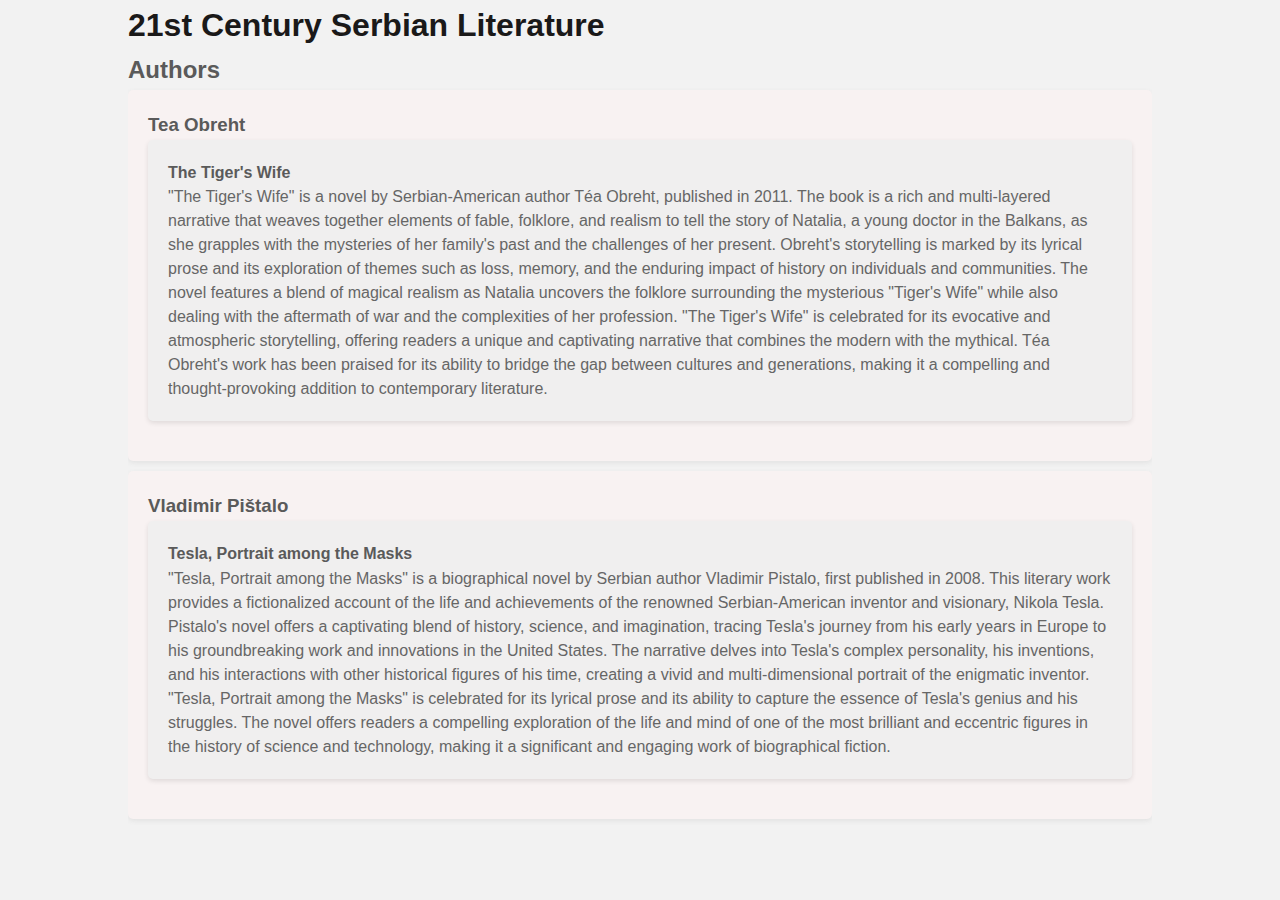
<file: Literature/Serbian/contemporary.html>
<!DOCTYPE html>
<html lang="en">
<head>
    <meta charset="UTF-8">
    <meta name="viewport" content="width=device-width, initial-scale=1.0">
    <title>21st Century Serbian Literature</title>
    <link rel="stylesheet" href="../styleindex.css"> 
    <link rel="shortcut icon" href="https://s26162.pcdn.co/wp-content/uploads/2015/04/favicon.ico">
</head>
<body>
    <div class="container">
    <h1>21st Century Serbian Literature</h1>
    
    <h2>Authors</h2>
    <div class="author">
            <h3>Tea Obreht</h3>
            <div class="book">
                    <h4>The Tiger's Wife</h4>
                    <p>"The Tiger's Wife" is a novel by Serbian-American author Téa Obreht, published in 2011. The book is a rich and multi-layered narrative that weaves together elements of fable, folklore, and realism to tell the story of Natalia, a young doctor in the Balkans, as she grapples with the mysteries of her family's past and the challenges of her present.

                        Obreht's storytelling is marked by its lyrical prose and its exploration of themes such as loss, memory, and the enduring impact of history on individuals and communities. The novel features a blend of magical realism as Natalia uncovers the folklore surrounding the mysterious "Tiger's Wife" while also dealing with the aftermath of war and the complexities of her profession.
                        
                        "The Tiger's Wife" is celebrated for its evocative and atmospheric storytelling, offering readers a unique and captivating narrative that combines the modern with the mythical. Téa Obreht's work has been praised for its ability to bridge the gap between cultures and generations, making it a compelling and thought-provoking addition to contemporary literature.</p>
                    </div></div>
                    <div class="author">
            <h3> Vladimir Pištalo</h3>
            <div class="book">
                    <h4>Tesla, Portrait among the Masks</h4>
                    <p>"Tesla, Portrait among the Masks" is a biographical novel by Serbian author Vladimir Pistalo, first published in 2008. This literary work provides a fictionalized account of the life and achievements of the renowned Serbian-American inventor and visionary, Nikola Tesla.

                        Pistalo's novel offers a captivating blend of history, science, and imagination, tracing Tesla's journey from his early years in Europe to his groundbreaking work and innovations in the United States. The narrative delves into Tesla's complex personality, his inventions, and his interactions with other historical figures of his time, creating a vivid and multi-dimensional portrait of the enigmatic inventor.
                        
                        "Tesla, Portrait among the Masks" is celebrated for its lyrical prose and its ability to capture the essence of Tesla's genius and his struggles. The novel offers readers a compelling exploration of the life and mind of one of the most brilliant and eccentric figures in the history of science and technology, making it a significant and engaging work of biographical fiction.</p>
                    </div></div>
</div>
</body>
</html>
</file>
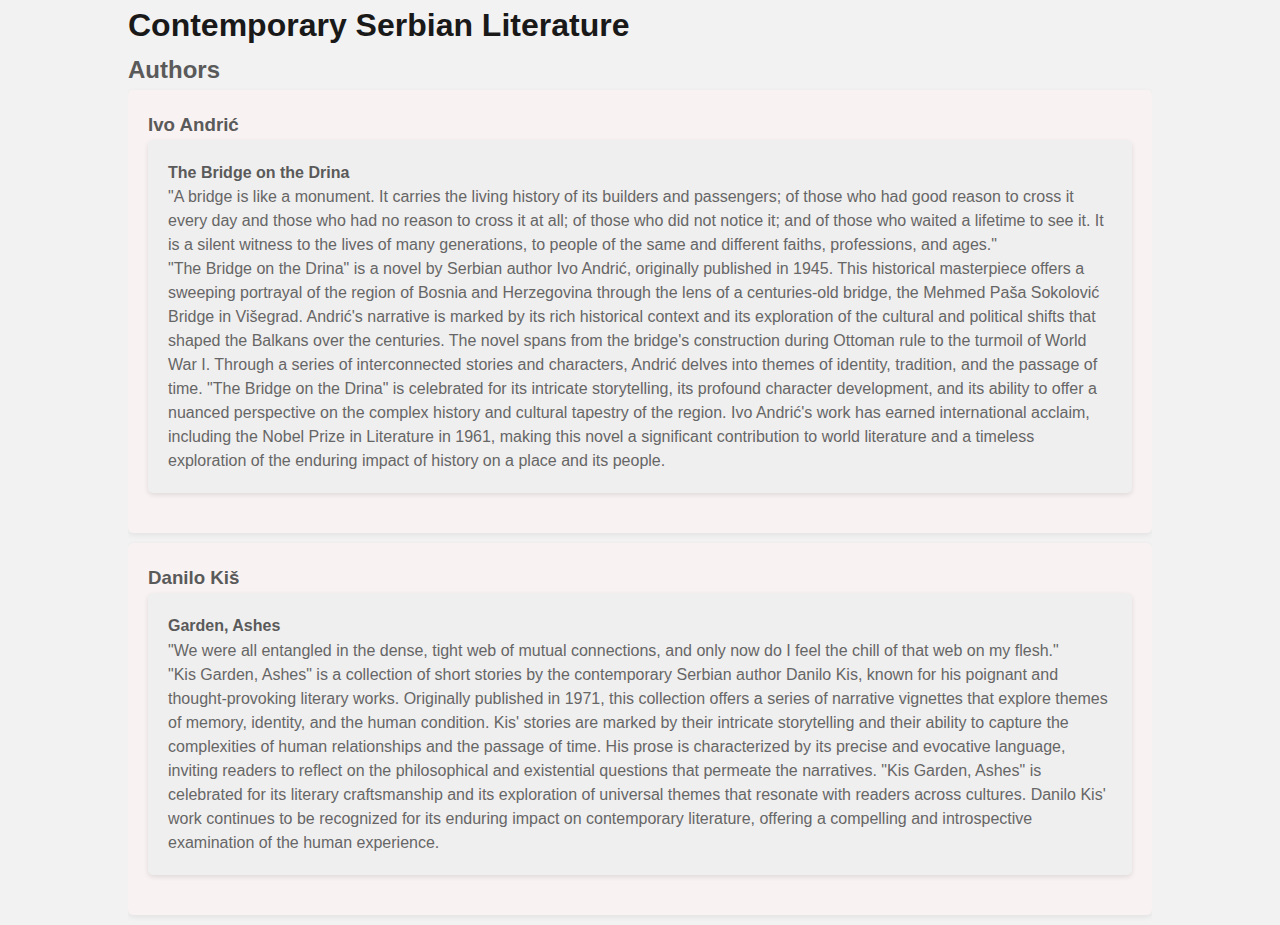
<file: Literature/Serbian/modern-literature.html>
<!DOCTYPE html>
<html lang="en">
<head>
    <meta charset="UTF-8">
    <meta name="viewport" content="width=device-width, initial-scale=1.0">
    <title>Contemporary Serbian Literature</title>
    <link rel="stylesheet" href="../styleindex.css"> 
    <link rel="shortcut icon" href="https://s26162.pcdn.co/wp-content/uploads/2015/04/favicon.ico">
</head>
<body>
    <div class="container">
    <h1>Contemporary Serbian Literature</h1>
    
    <h2>Authors</h2>
    <div class="author">
            <h3>Ivo Andrić</h3>
            <div class="book">
                    <h4>The Bridge on the Drina</h4>
                    <p>"A bridge is like a monument. It carries the living history of its builders and passengers; of those who had good reason to cross it every day and those who had no reason to cross it at all; of those who did not notice it; and of those who waited a lifetime to see it. It is a silent witness to the lives of many generations, to people of the same and different faiths, professions, and ages."</p>
                    <p>"The Bridge on the Drina" is a novel by Serbian author Ivo Andrić, originally published in 1945. This historical masterpiece offers a sweeping portrayal of the region of Bosnia and Herzegovina through the lens of a centuries-old bridge, the Mehmed Paša Sokolović Bridge in Višegrad.

                        Andrić's narrative is marked by its rich historical context and its exploration of the cultural and political shifts that shaped the Balkans over the centuries. The novel spans from the bridge's construction during Ottoman rule to the turmoil of World War I. Through a series of interconnected stories and characters, Andrić delves into themes of identity, tradition, and the passage of time.
                        
                        "The Bridge on the Drina" is celebrated for its intricate storytelling, its profound character development, and its ability to offer a nuanced perspective on the complex history and cultural tapestry of the region. Ivo Andrić's work has earned international acclaim, including the Nobel Prize in Literature in 1961, making this novel a significant contribution to world literature and a timeless exploration of the enduring impact of history on a place and its people.</p>
                    </div> </div>  <div class="author">
            <h3>Danilo Kiš</h3>
            <div class="book">
                    <h4>Garden, Ashes</h4>
                    <p>"We were all entangled in the dense, tight web of mutual connections, and only now do I feel the chill of that web on my flesh."</p>
                    <p>"Kis Garden, Ashes" is a collection of short stories by the contemporary Serbian author Danilo Kis, known for his poignant and thought-provoking literary works. Originally published in 1971, this collection offers a series of narrative vignettes that explore themes of memory, identity, and the human condition.

                        Kis' stories are marked by their intricate storytelling and their ability to capture the complexities of human relationships and the passage of time. His prose is characterized by its precise and evocative language, inviting readers to reflect on the philosophical and existential questions that permeate the narratives.
                        
                        "Kis Garden, Ashes" is celebrated for its literary craftsmanship and its exploration of universal themes that resonate with readers across cultures. Danilo Kis' work continues to be recognized for its enduring impact on contemporary literature, offering a compelling and introspective examination of the human experience.</p>
                    </div>    </div>     </div>        
</body>
</html>
</file>
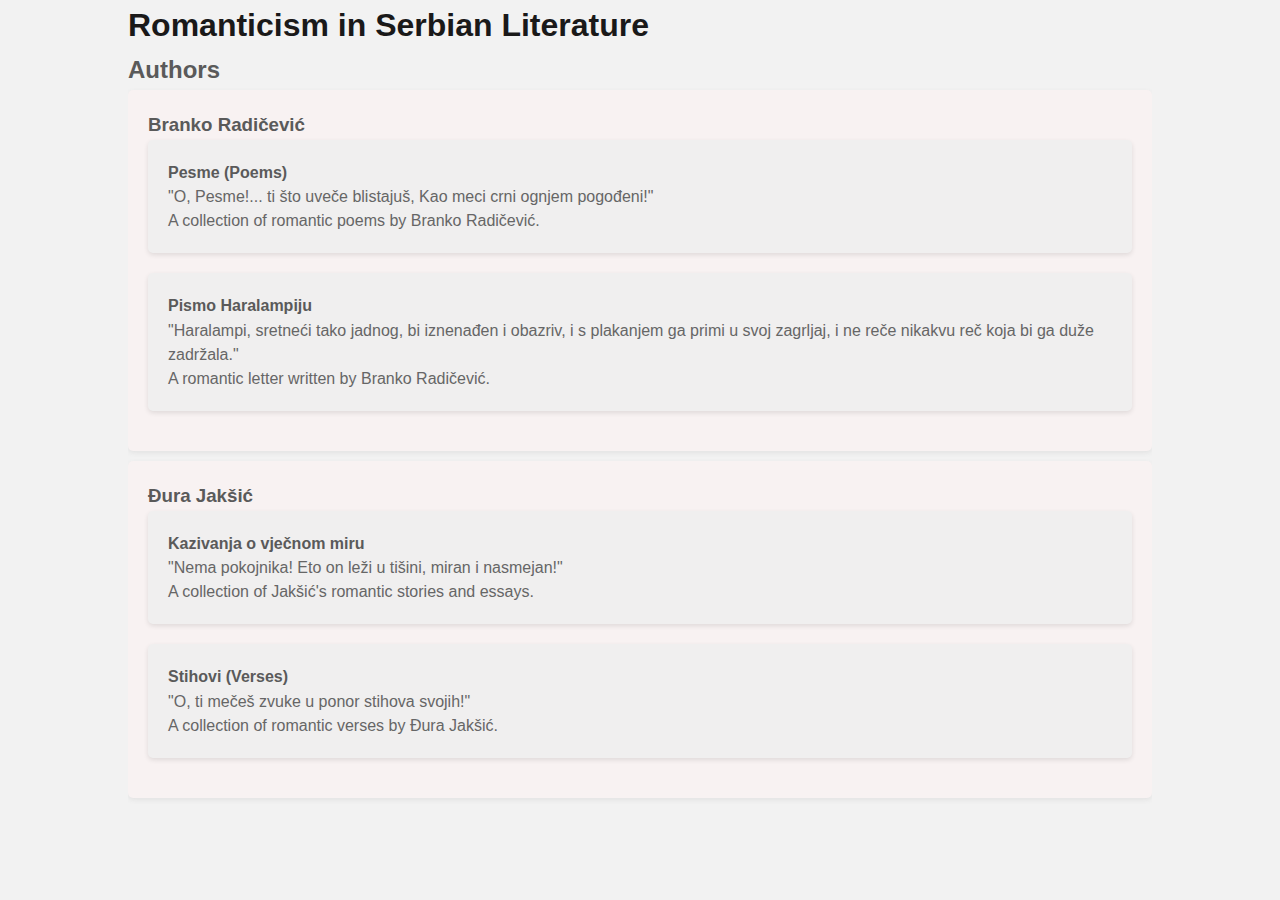
<file: Literature/Serbian/romanticism.html>
<!DOCTYPE html>
<html lang="en">
<head>
    <meta charset="UTF-8">
    <meta name="viewport" content="width=device-width, initial-scale=1.0">
    <title>Romanticism in Serbian Literature</title>
    <link rel="stylesheet" href="../styleindex.css"> 
    <link rel="shortcut icon" href="https://s26162.pcdn.co/wp-content/uploads/2015/04/favicon.ico">
</head>
<body>
    <div class="container">
    <h1>Romanticism in Serbian Literature</h1>
    
    <h2>Authors</h2>
    <div class="author">
            <h3>Branko Radičević</h3>
            <div class="book">
                    <h4>Pesme (Poems)</h4>
                    <p>"O, Pesme!... ti što uveče blistajuš, Kao meci crni ognjem pogođeni!"</p>
                    <p>A collection of romantic poems by Branko Radičević.</p>
                </div> <div class="book">
                    <h4>Pismo Haralampiju</h4>
                    <p>"Haralampi, sretneći tako jadnog, bi iznenađen i obazriv, i s plakanjem ga primi u svoj zagrljaj, i ne reče nikakvu reč koja bi ga duže zadržala."</p>
                    <p>A romantic letter written by Branko Radičević.</p>
                </div> </div>   
                  <div class="author">
            <h3>Đura Jakšić</h3>
            <div class="book">
                    <h4>Kazivanja o vječnom miru</h4>
                    <p>"Nema pokojnika! Eto on leži u tišini, miran i nasmejan!"</p>
                    <p>A collection of Jakšić's romantic stories and essays.</p>
                </div>  <div class="book">
                    <h4>Stihovi (Verses)</h4>
                    <p>"O, ti mečeš zvuke u ponor stihova svojih!"</p>
                    <p>A collection of romantic verses by Đura Jakšić.</p>
                </div>   </div>    </div>        
</body>
</html>
</file>
<file: Literature/styleindex.css>
/* Resetting default styles */
* {
  margin: 0;
  padding: 0;
  box-sizing: border-box;
}

body {
  font-family: 'Segoe UI', Tahoma, Geneva, Verdana, sans-serif;
  background-color: #f2f2f2; 
  color: #333;
  line-height: 1.6;
}


h1 {
  color: #1a1919; 
}

 h2, h3, h4 {
  color: #5a5a5a; 
}

/* Container for content */

.container {
  width: 80%;
  margin: auto;
  overflow: hidden;  /* no borders*/
}

/* Styling for book entries */

/* Book styling */
.book {
  background-color: #f0efef;
  padding: 20px;
  margin-bottom: 20px;
  border-radius: 5px;
  box-shadow: 0 2px 5px rgba(0,0,0,0.1);
  transition: background-color 0.3s ease; /*transition for background color */
}

.book:hover {
  background-color: #e8e8e8; /* Light grey color on hover */ }

  .book-image {
    width: 100px; /* Adjust the width */
    height: auto; /* Keeps the aspect ratio */
    transition: transform 0.3s ease; 
    margin-bottom: 10px;
  }
  
  /* Zoom effect on hover */
  .book-image:hover {
    transform: scale(1.2); /* 20% increase in size on hover */
  }

  .author{
    background-color: #f8f2f2;
    padding: 20px;
    margin-bottom: 10px;
    border-radius: 5px;
    box-shadow: 0 2px 5px rgba(102, 102, 102, 0.1);
    transition: background-color 0.3s ease;
  }
  
  .author:hover {
    background-color: #d6d1d1;  }

.book h3 {
  margin-bottom: 10px;
  color: #000;
}

.book p {
  font-size: 16px;
  line-height: 1.5;
  color: #666;
}

.book a {
  color: #1e90ff; /* Blue for links */
  text-decoration: none;
}

.book a:hover {
  text-decoration: underline;
}

#hidden {
  display: none;
}

#visible:hover #hidden {
  display:block;
}

  .book-quote {
    font-style: italic; 
    margin: 20px 0; /* Add some vertical spacing */
    padding: 10px; /* Add some space inside the blockquote */
    border-left: 3px solid #6a5acd; 
    background-color: #f9f9f9; 
  }
  
  .book-quote p {
    position: relative; /* Allows for absolute positioning inside */
    font-family: 'Times New Roman', Times, serif; 
  }
  

  .video-container {
    position: relative;
    overflow: hidden;
    padding-top: 56.25%; /* 16:9 Aspect Ratio */
    margin-bottom: 0; /* Adjust or remove the bottom margin as needed */
  }
  
  .video-container iframe {
    position: absolute;
    top: 0;
    left: 0;
  }


/* Responsiveness */
@media (max-width: 768px) {
  .container {
      width: 95%;
  }
}
</file>
